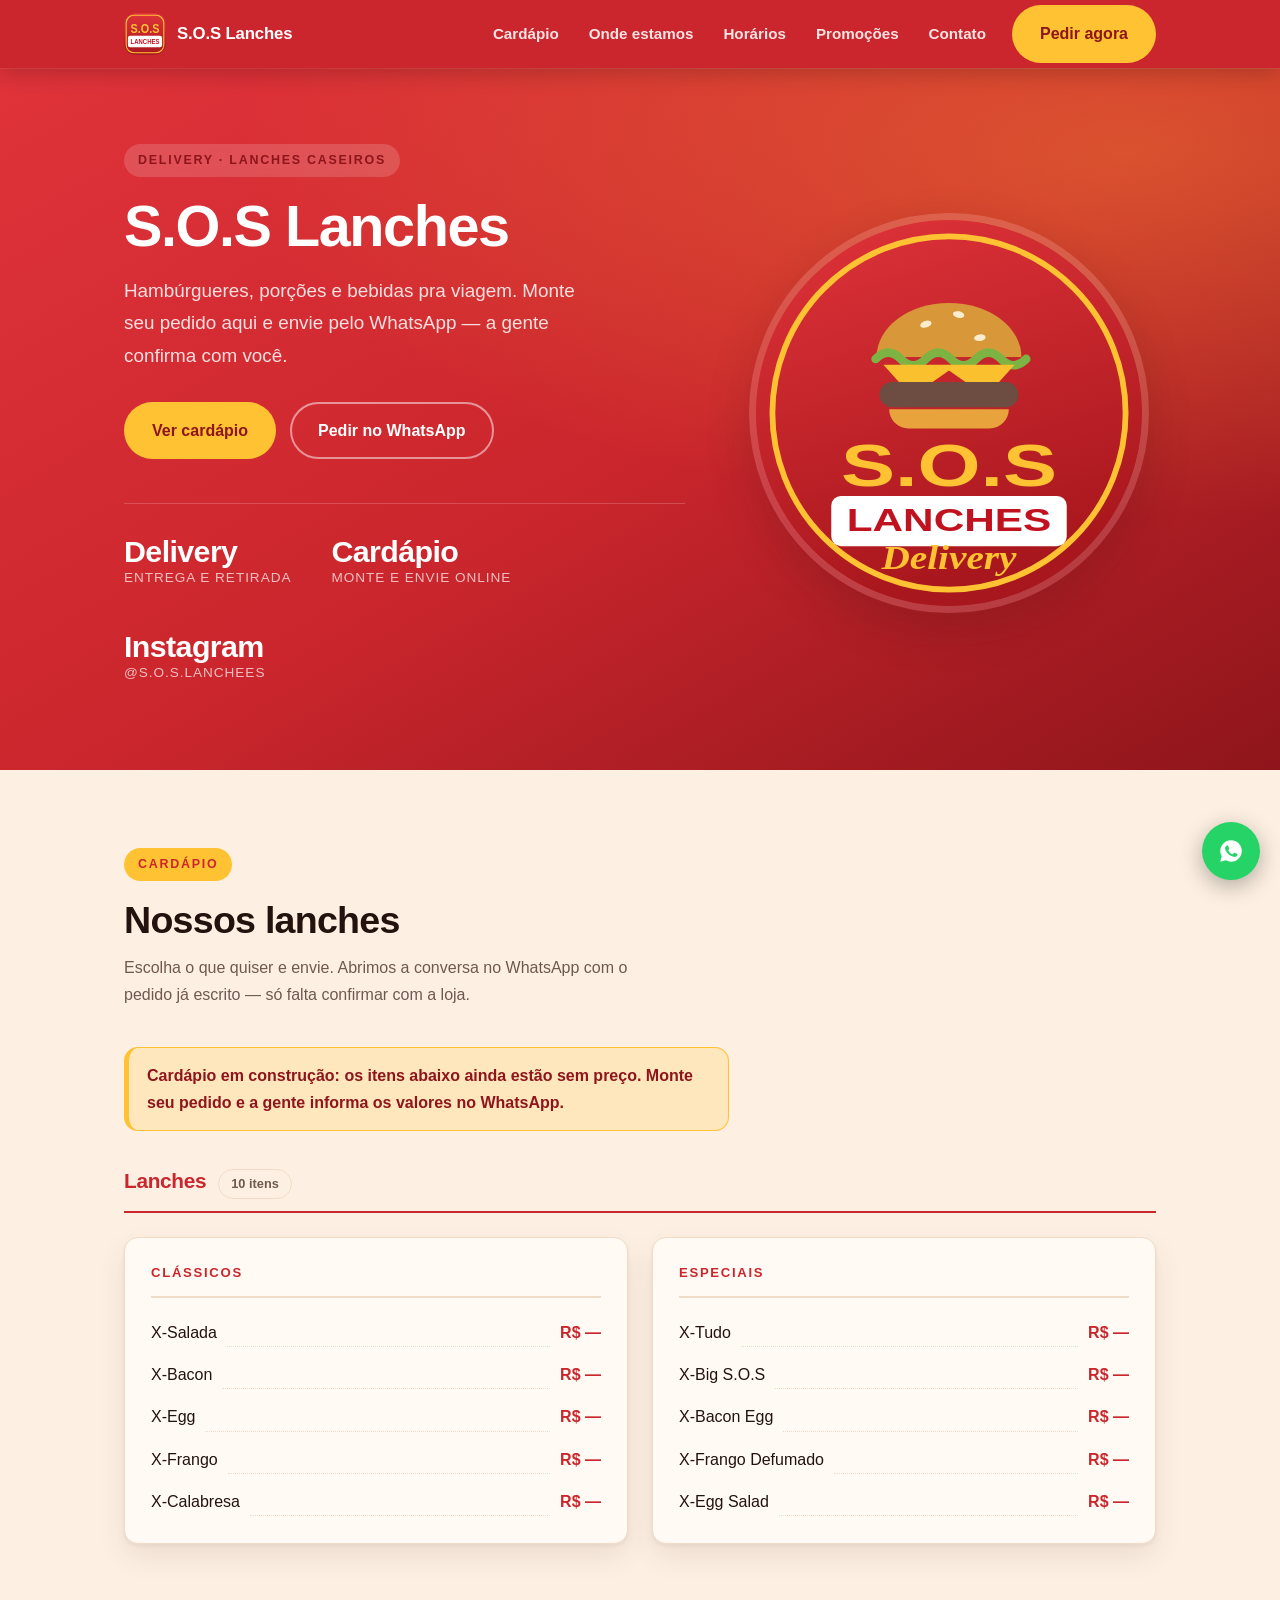
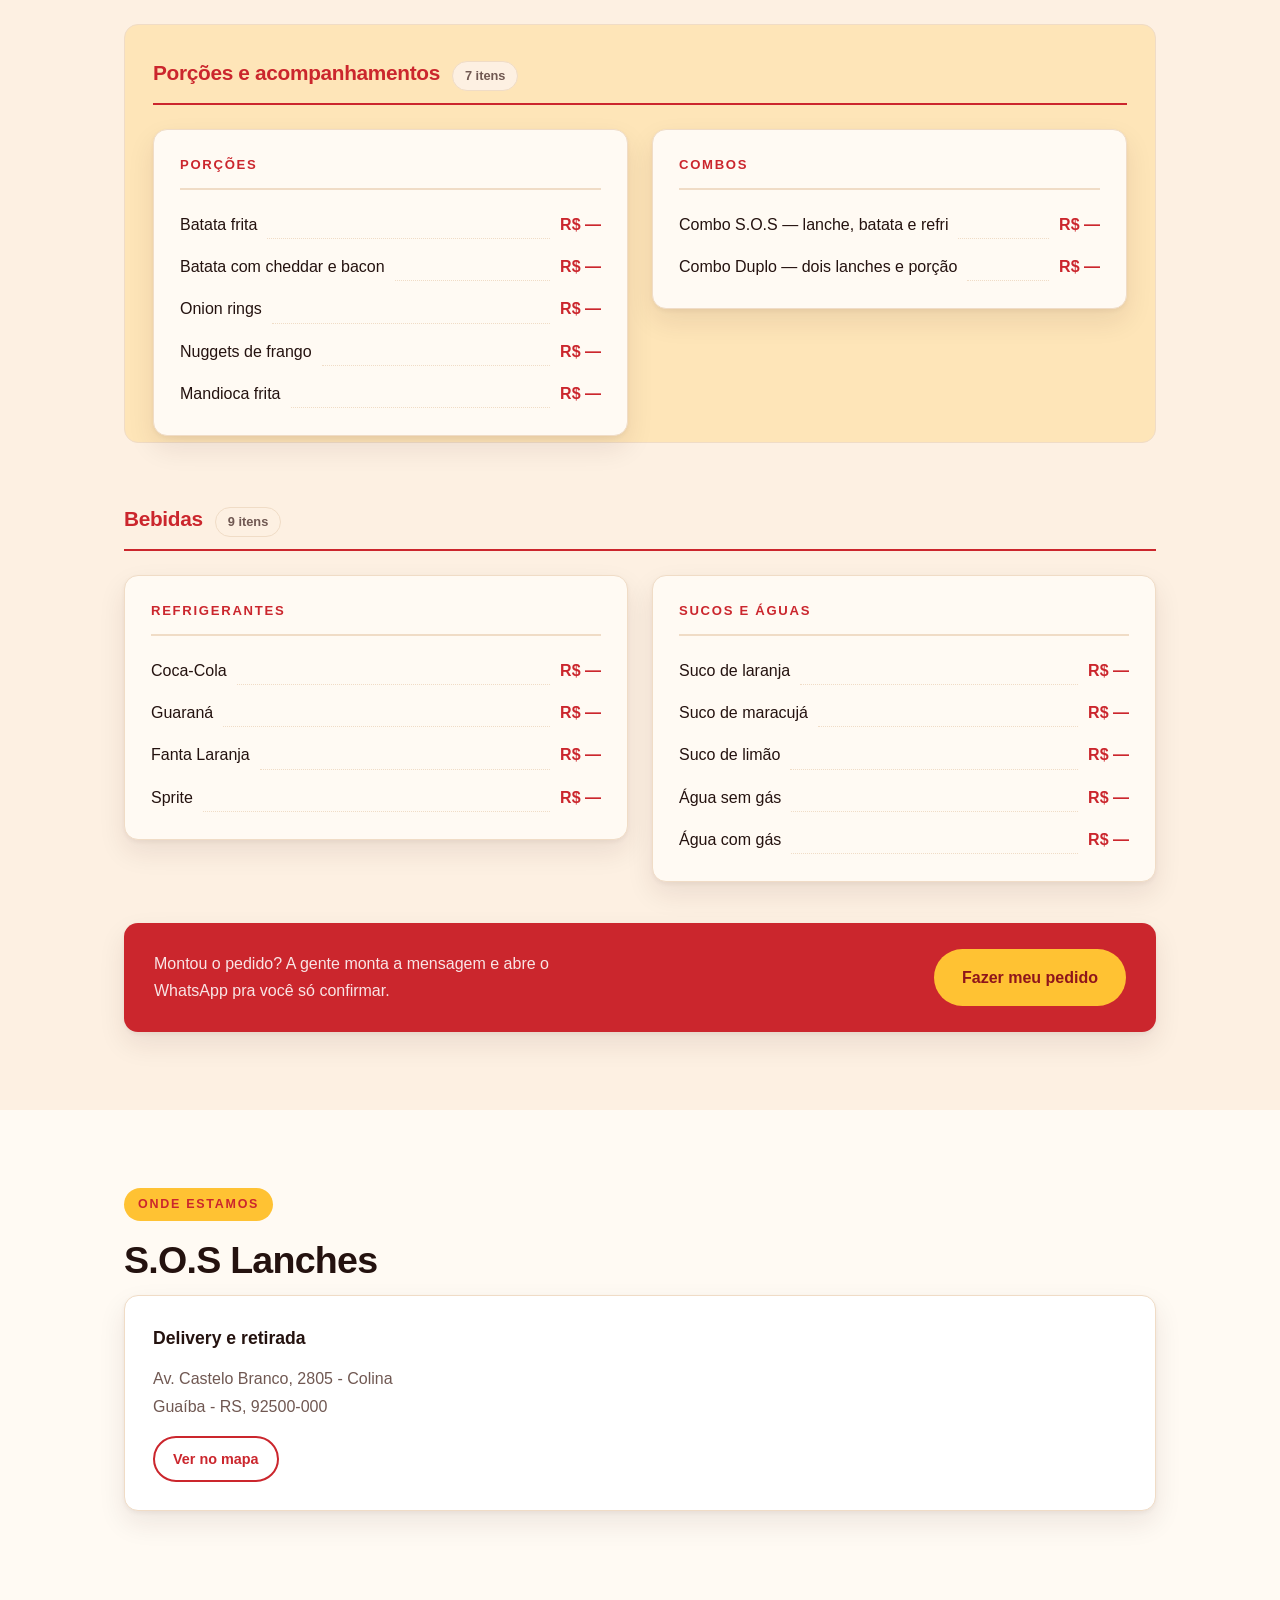
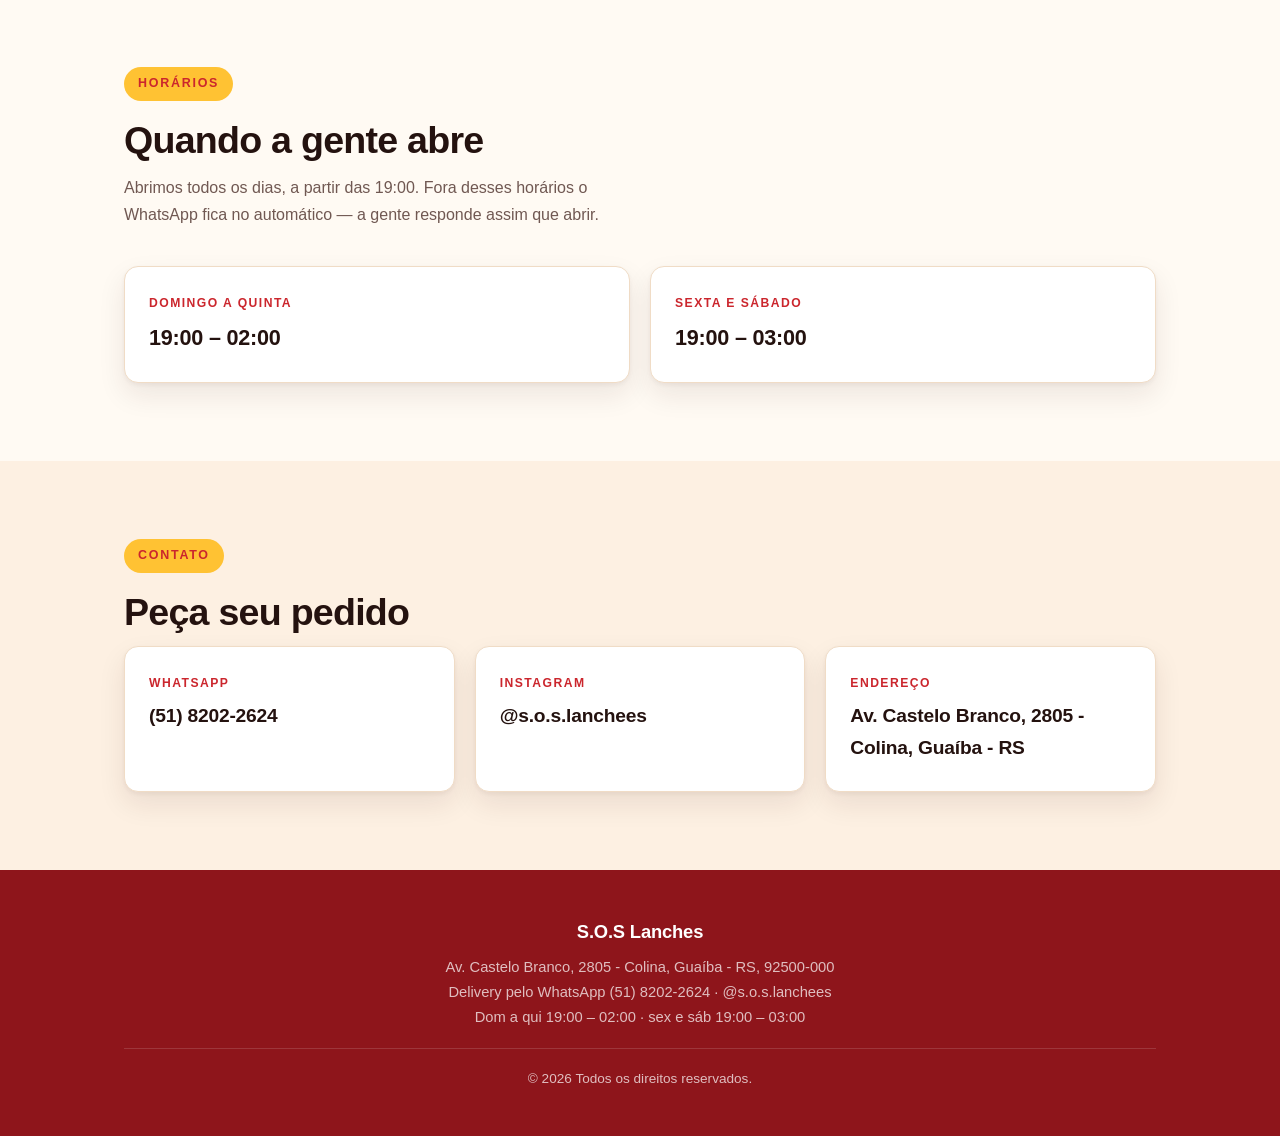
<file: index.html>
<!DOCTYPE html>
<html lang="pt-BR">

<head>
    <meta charset="UTF-8">
    <meta name="viewport" content="width=device-width, initial-scale=1.0">
    <title>S.O.S Lanches | Delivery de hambúrgueres e porções em Guaíba - RS</title>
    <meta name="description" content="S.O.S Lanches: hambúrgueres, porções e bebidas com entrega. Peça pelo WhatsApp (51) 8202-2624. Av. Castelo Branco, 2805 - Colina, Guaíba - RS, 92500-000.">
    <meta name="theme-color" content="#cb262d">
    <link rel="stylesheet" href="styles.css">
</head>

<body>
    <a class="pular-para-conteudo" href="#conteudo">Pular para o conteúdo</a>

    <header class="topo">
        <div class="container topo-conteudo">
            <a href="#inicio" class="marca">
                <img class="marca-logo" src="images/sos-logo.svg" alt="">
                <span class="marca-nome">S.O.S Lanches</span>
            </a>

            <button class="menu-botao" aria-expanded="false" aria-controls="menu-principal">
                <span class="visualmente-oculto">Abrir menu</span>
                <span class="menu-barra"></span>
                <span class="menu-barra"></span>
                <span class="menu-barra"></span>
            </button>

            <nav id="menu-principal" class="menu" aria-label="Navegação principal">
                <ul class="menu-l-links">
                    <li><a href="#cardapio">Cardápio</a></li>
                    <li><a href="#local">Onde estamos</a></li>
                    <li><a href="#horarios">Horários</a></li>
                    <li><a href="promocoes.html">Promoções</a></li>
                    <li><a href="#contato">Contato</a></li>
                </ul>
                <a class="botao botao-claro" href="https://wa.me/555182022624" target="_blank" rel="noopener">Pedir
                    agora</a>
            </nav>
        </div>
    </header>

    <main id="conteudo">

        <section id="inicio" class="hero">
            <div class="container hero-conteudo">
                <div class="hero-texto">
                    <p class="selo">Delivery &middot; Lanches caseiros</p>
                    <h1>S.O.S Lanches</h1>
                    <p class="hero-sub">Hambúrgueres, porções e bebidas pra viagem. Monte seu pedido aqui e
                        envie pelo WhatsApp &mdash; a gente confirma com você.</p>
                    <div class="hero-acoes">
                        <a class="botao botao-claro" href="#cardapio">Ver cardápio</a>
                        <a class="botao botao-escuro" href="https://wa.me/555182022624" target="_blank" rel="noopener">Pedir
                            no WhatsApp</a>
                    </div>
                    <ul class="hero-numeros">
                        <li><strong>Delivery</strong><span>Entrega e retirada</span></li>
                        <li><strong>Cardápio</strong><span>Monte e envie online</span></li>
                        <li><strong>Instagram</strong><span>@s.o.s.lanchees</span></li>
                    </ul>
                </div>
                <div class="hero-imagem">
                    <img src="images/sos-hero.svg" alt="S.O.S Lanches — hambúrgueres e porções para delivery">
                </div>
            </div>
        </section>

        <section id="cardapio" class="secao secao-menu">
            <div class="container">
                <p class="selo">Cardápio</p>
                <h2>Nossos lanches</h2>
                <p class="secao-lead">Escolha o que quiser e envie. Abrimos a conversa no WhatsApp com o pedido já
                    escrito — só falta confirmar com a loja.</p>

                <p class="aviso-cardapio">Cardápio em construção: os itens abaixo ainda estão sem preço. Monte seu
                    pedido e a gente informa os valores no WhatsApp.</p>

                <div class="menu-bloco">
                    <div class="menu-bloco-cabecalho">
                        <h3>Lanches</h3>
                        <span class="menu-bloco-qtd">10 itens</span>
                    </div>

                    <div class="menu-grade">
                        <div class="menu-cartao">
                            <h4>Clássicos</h4>
                            <ul class="menu-itens">
                                <li><span class="item-nome">X-Salada</span><span class="item-preco">R$ &mdash;</span></li>
                                <li><span class="item-nome">X-Bacon</span><span class="item-preco">R$ &mdash;</span></li>
                                <li><span class="item-nome">X-Egg</span><span class="item-preco">R$ &mdash;</span></li>
                                <li><span class="item-nome">X-Frango</span><span class="item-preco">R$ &mdash;</span></li>
                                <li><span class="item-nome">X-Calabresa</span><span class="item-preco">R$ &mdash;</span></li>
                            </ul>
                        </div>

                        <div class="menu-cartao">
                            <h4>Especiais</h4>
                            <ul class="menu-itens">
                                <li><span class="item-nome">X-Tudo</span><span class="item-preco">R$ &mdash;</span></li>
                                <li><span class="item-nome">X-Big S.O.S</span><span class="item-preco">R$ &mdash;</span></li>
                                <li><span class="item-nome">X-Bacon Egg</span><span class="item-preco">R$ &mdash;</span></li>
                                <li><span class="item-nome">X-Frango Defumado</span><span class="item-preco">R$ &mdash;</span></li>
                                <li><span class="item-nome">X-Egg Salad</span><span class="item-preco">R$ &mdash;</span></li>
                            </ul>
                        </div>
                    </div>
                </div>

                <div class="menu-bloco menu-bloco-doces">
                    <div class="menu-bloco-cabecalho">
                        <h3>Porções e acompanhamentos</h3>
                        <span class="menu-bloco-qtd">7 itens</span>
                    </div>

                    <div class="menu-grade">
                        <div class="menu-cartao">
                            <h4>Porções</h4>
                            <ul class="menu-itens">
                                <li><span class="item-nome">Batata frita</span><span class="item-preco">R$ &mdash;</span></li>
                                <li><span class="item-nome">Batata com cheddar e bacon</span><span class="item-preco">R$ &mdash;</span></li>
                                <li><span class="item-nome">Onion rings</span><span class="item-preco">R$ &mdash;</span></li>
                                <li><span class="item-nome">Nuggets de frango</span><span class="item-preco">R$ &mdash;</span></li>
                                <li><span class="item-nome">Mandioca frita</span><span class="item-preco">R$ &mdash;</span></li>
                            </ul>
                        </div>

                        <div class="menu-cartao">
                            <h4>Combos</h4>
                            <ul class="menu-itens">
                                <li><span class="item-nome">Combo S.O.S — lanche, batata e refri</span><span class="item-preco">R$ &mdash;</span></li>
                                <li><span class="item-nome">Combo Duplo — dois lanches e porção</span><span class="item-preco">R$ &mdash;</span></li>
                            </ul>
                        </div>
                    </div>
                </div>

                <div class="menu-bloco">
                    <div class="menu-bloco-cabecalho">
                        <h3>Bebidas</h3>
                        <span class="menu-bloco-qtd">9 itens</span>
                    </div>

                    <div class="menu-grade">
                        <div class="menu-cartao">
                            <h4>Refrigerantes</h4>
                            <ul class="menu-itens">
                                <li><span class="item-nome">Coca-Cola</span><span class="item-preco">R$ &mdash;</span></li>
                                <li><span class="item-nome">Guaraná</span><span class="item-preco">R$ &mdash;</span></li>
                                <li><span class="item-nome">Fanta Laranja</span><span class="item-preco">R$ &mdash;</span></li>
                                <li><span class="item-nome">Sprite</span><span class="item-preco">R$ &mdash;</span></li>
                            </ul>
                        </div>

                        <div class="menu-cartao">
                            <h4>Sucos e águas</h4>
                            <ul class="menu-itens">
                                <li><span class="item-nome">Suco de laranja</span><span class="item-preco">R$ &mdash;</span></li>
                                <li><span class="item-nome">Suco de maracujá</span><span class="item-preco">R$ &mdash;</span></li>
                                <li><span class="item-nome">Suco de limão</span><span class="item-preco">R$ &mdash;</span></li>
                                <li><span class="item-nome">Água sem gás</span><span class="item-preco">R$ &mdash;</span></li>
                                <li><span class="item-nome">Água com gás</span><span class="item-preco">R$ &mdash;</span></li>
                            </ul>
                        </div>
                    </div>
                </div>

                <div class="menu-cta">
                    <p class="menu-cta-texto">Montou o pedido? A gente monta a mensagem e abre o WhatsApp pra você
                        só confirmar.</p>
                    <a class="botao botao-claro" href="pedido.html">Fazer meu pedido</a>
                </div>
            </div>
        </section>

        <section id="local" class="secao">
            <div class="container">
                <p class="selo">Onde estamos</p>
                <h2>S.O.S Lanches</h2>
                <ul class="unidades">
                    <li class="unidade">
                        <h3>Delivery e retirada</h3>
                        <p>Av. Castelo Branco, 2805 - Colina<br>Guaíba - RS, 92500-000</p>
                        <a class="botao botao-pequeno"
                            href="https://www.google.com/maps/search/?api=1&amp;query=Av.+Castelo+Branco,+2805+-+Colina,+Gua%C3%ADba+-+RS,+92500-000"
                            target="_blank" rel="noopener">Ver no mapa</a>
                    </li>
                </ul>
            </div>
        </section>

        <section id="horarios" class="secao">
            <div class="container">
                <p class="selo">Horários</p>
                <h2>Quando a gente abre</h2>
                <p class="secao-lead">Abrimos todos os dias, a partir das 19:00. Fora desses horários o WhatsApp
                    fica no automático &mdash; a gente responde assim que abrir.</p>
                <ul class="horarios">
                    <li class="horario">
                        <span class="horario-dia">Domingo a quinta</span>
                        <span class="horario-hora">19:00 &ndash; 02:00</span>
                    </li>
                    <li class="horario">
                        <span class="horario-dia">Sexta e sábado</span>
                        <span class="horario-hora">19:00 &ndash; 03:00</span>
                    </li>
                </ul>
            </div>
        </section>

        <section id="contato" class="secao secao-contato">
            <div class="container">
                <p class="selo">Contato</p>
                <h2>Peça seu pedido</h2>
                <div class="contato-grade">
                    <a class="contato-item" href="https://wa.me/555182022624" target="_blank" rel="noopener">
                        <span class="contato-rotulo">WhatsApp</span>
                        <span class="contato-valor">(51) 8202-2624</span>
                    </a>
                    <a class="contato-item" href="https://www.instagram.com/s.o.s.lanchees/" target="_blank"
                        rel="noopener">
                        <span class="contato-rotulo">Instagram</span>
                        <span class="contato-valor">@s.o.s.lanchees</span>
                    </a>
                    <a class="contato-item"
                        href="https://www.google.com/maps/search/?api=1&amp;query=Av.+Castelo+Branco,+2805+-+Colina,+Gua%C3%ADba+-+RS,+92500-000"
                        target="_blank" rel="noopener">
                        <span class="contato-rotulo">Endereço</span>
                        <span class="contato-valor">Av. Castelo Branco, 2805 - Colina, Guaíba - RS</span>
                    </a>
                </div>
            </div>
        </section>

    </main>

    <footer class="rodape">
        <div class="container rodape-conteudo">
            <p class="rodape-marca">S.O.S Lanches</p>
            <p>Av. Castelo Branco, 2805 - Colina, Guaíba - RS, 92500-000</p>
            <p>Delivery pelo WhatsApp (51) 8202-2624 &middot; @s.o.s.lanchees</p>
            <p>Dom a qui 19:00 &ndash; 02:00 &middot; sex e sáb 19:00 &ndash; 03:00</p>
            <p class="rodape-legal">&copy; 2026 Todos os direitos reservados.</p>
        </div>
    </footer>

    <a class="flutuante-whats" href="https://wa.me/555182022624" target="_blank" rel="noopener"
        aria-label="Pedir no WhatsApp (51) 8202-2624">
        <svg viewBox="0 0 24 24" width="26" height="26" aria-hidden="true" focusable="false">
            <path fill="currentColor"
                d="M12.04 2c-5.46 0-9.9 4.44-9.9 9.9 0 1.75.46 3.45 1.32 4.95L2.05 22l5.3-1.39a9.9 9.9 0 0 0 4.69 1.2h.01c5.46 0 9.9-4.44 9.9-9.9 0-2.64-1.03-5.13-2.9-7A9.82 9.82 0 0 0 12.04 2Zm5.8 14.06c-.24.68-1.4 1.3-1.94 1.35-.5.05-1 .24-3.37-.7-2.85-1.13-4.65-4.06-4.79-4.25-.14-.19-1.13-1.5-1.13-2.87 0-1.36.72-2.03.97-2.31.24-.27.53-.34.71-.34h.5c.17 0 .4-.06.62.48.24.57.8 1.96.87 2.1.07.14.12.3.02.48-.1.19-.15.3-.29.47l-.43.5c-.14.14-.29.3-.12.59.16.29.73 1.2 1.56 1.95 1.07.95 1.98 1.25 2.26 1.39.28.14.45.12.62-.07.16-.19.7-.82.89-1.1.19-.28.38-.23.63-.14.25.09 1.65.78 1.93.92.28.14.47.21.54.33.07.12.07.69-.17 1.37Z" />
        </svg>
    </a>

    <script>
        const botaoMenu = document.querySelector('.menu-botao');
        const menu = document.getElementById('menu-principal');

        botaoMenu.addEventListener('click', () => {
            const aberto = menu.classList.toggle('aberto');
            botaoMenu.setAttribute('aria-expanded', String(aberto));
        });

        // Fecha o menu ao escolher um link, senão ele cobre a seção destino
        menu.addEventListener('click', (evento) => {
            if (!evento.target.closest('a')) return;
            menu.classList.remove('aberto');
            botaoMenu.setAttribute('aria-expanded', 'false');
        });
    </script>
</body>

</html>
</file>
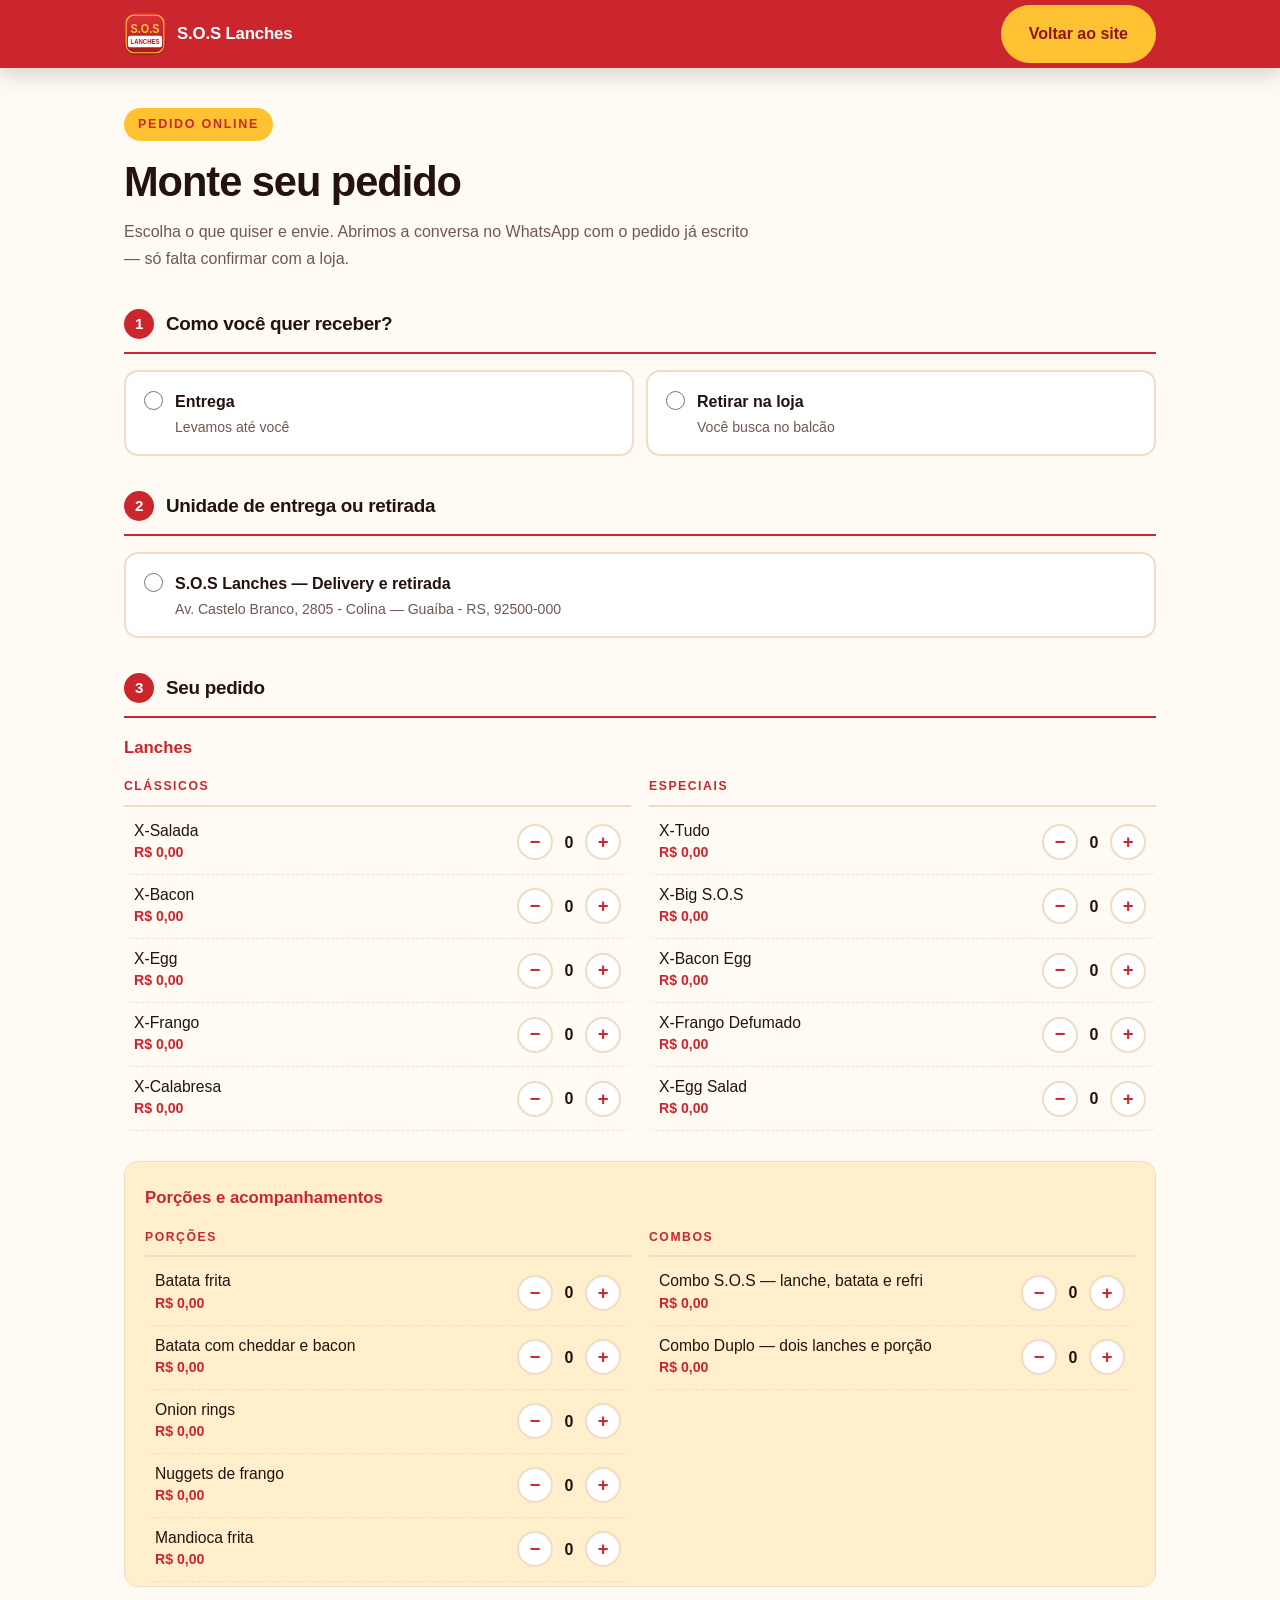
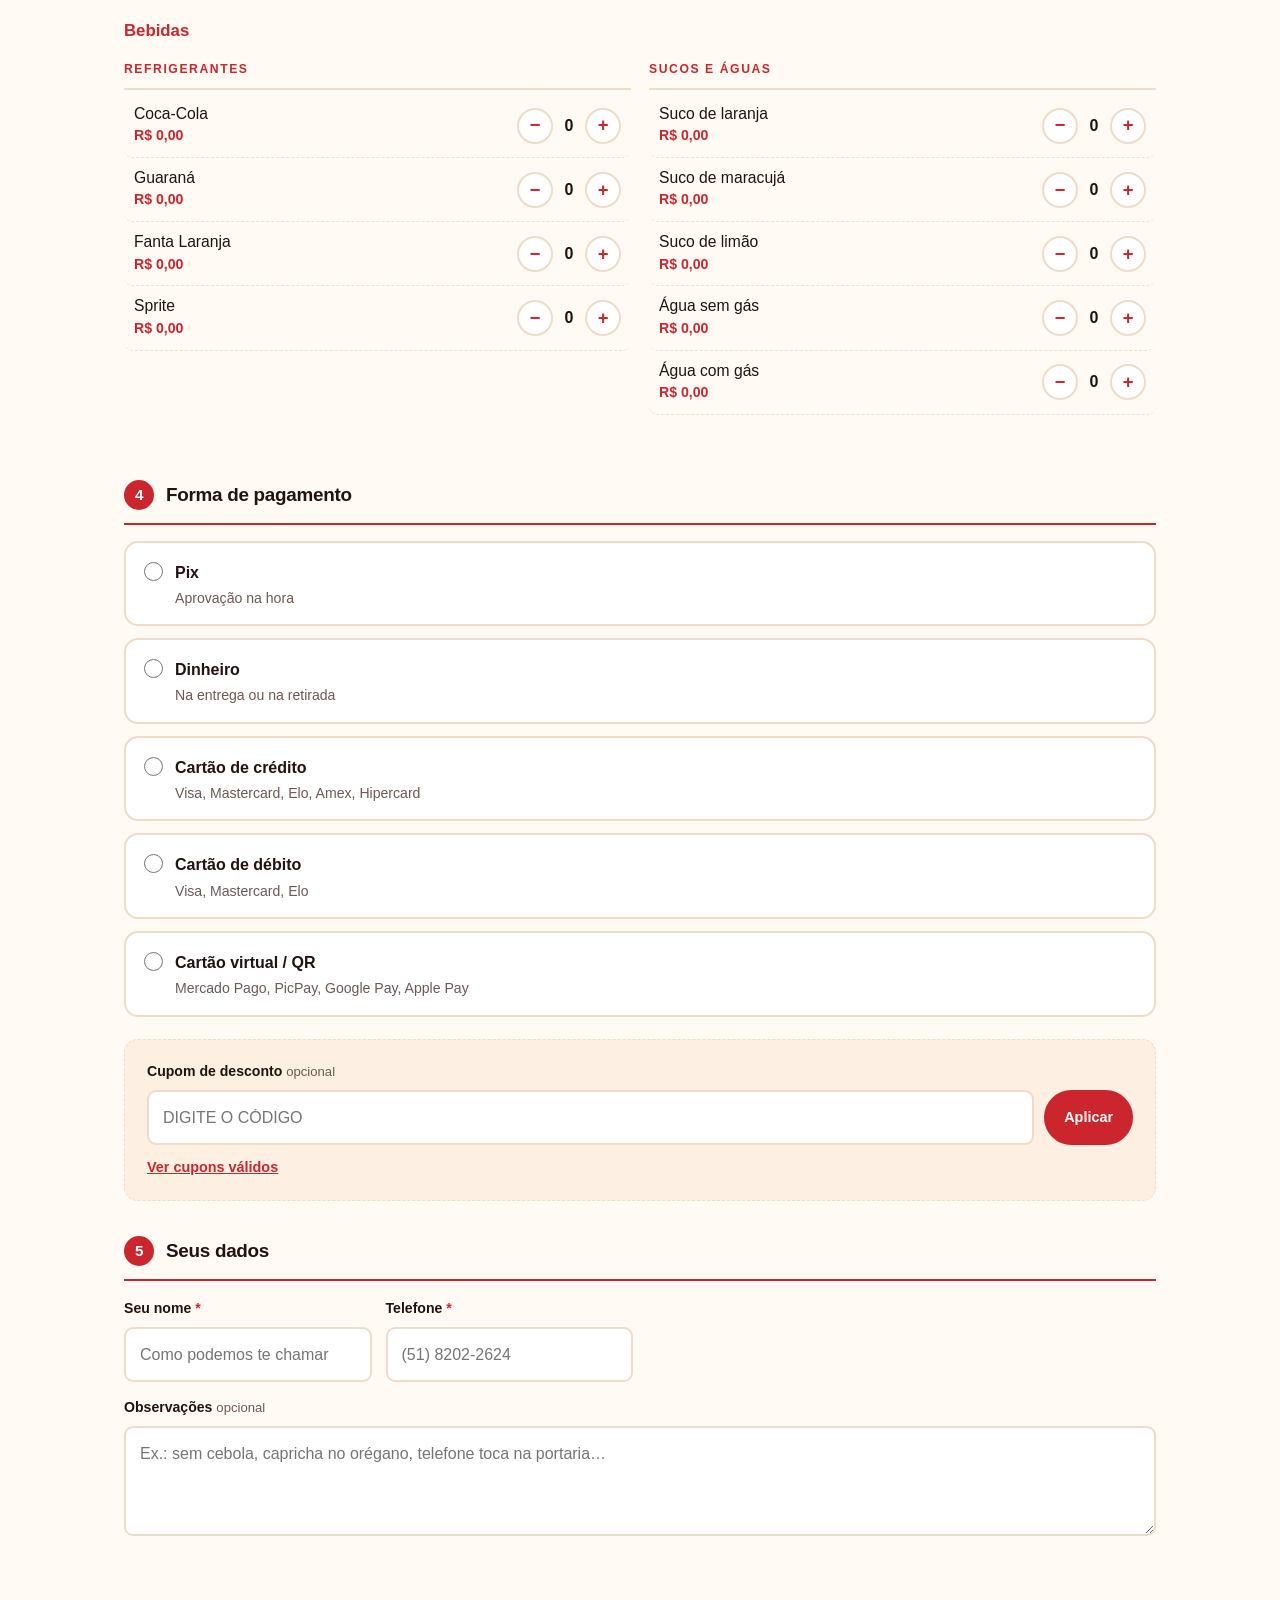
<file: pedido.html>
<!DOCTYPE html>
<html lang="pt-BR">

<head>
    <meta charset="UTF-8">
    <meta name="viewport" content="width=device-width, initial-scale=1.0">
    <title>Faça seu pedido | S.O.S Lanches</title>
    <meta name="description" content="Monte seu pedido de lanches na S.O.S Lanches, com entrega ou retirada, e envie direto pelo WhatsApp.">
    <meta name="theme-color" content="#cb262d">
    <link rel="stylesheet" href="styles.css">
</head>

<body class="pagina-pedido">

    <header class="topo">
        <div class="container topo-conteudo">
            <a href="index.html" class="marca">
                <img class="marca-logo" src="images/sos-logo.svg" alt="">
                <span class="marca-nome">S.O.S Lanches</span>
            </a>
            <nav class="pedido-menu" aria-label="Navegação principal">
                <a class="botao botao-claro" href="index.html">Voltar ao site</a>
            </nav>
        </div>
    </header>

    <main id="conteudo" class="container pedido-pagina">

        <div class="pedido-cabecalho">
            <p class="selo">Pedido online</p>
            <h1>Monte seu pedido</h1>
            <p class="pedido-intro">Escolha o que quiser e envie. Abrimos a conversa no WhatsApp com o pedido já
                escrito — só falta confirmar com a loja.</p>
        </div>

        <form id="form-pedido" novalidate>

            <!-- 1. Modalidade -->
            <fieldset class="etapa">
                <legend class="etapa-titulo">
                    <span class="etapa-num">1</span>
                    <span>Como você quer receber?</span>
                </legend>

                <div class="opcoes" id="opcoes-modalidade">
                    <label class="opcao">
                        <input type="radio" name="modalidade" value="entrega" required>
                        <span class="opcao-corpo">
                            <span class="opcao-nome">Entrega</span>
                            <span class="opcao-detalhe">Levamos até você</span>
                        </span>
                    </label>
                    <label class="opcao">
                        <input type="radio" name="modalidade" value="retirada" required>
                        <span class="opcao-corpo">
                            <span class="opcao-nome">Retirar na loja</span>
                            <span class="opcao-detalhe">Você busca no balcão</span>
                        </span>
                    </label>
                </div>
            </fieldset>

            <!-- 2. Unidade -->
            <fieldset class="etapa">
                <legend class="etapa-titulo">
                    <span class="etapa-num">2</span>
                    <span>Unidade de entrega ou retirada</span>
                </legend>
                <div class="opcoes opcoes-coluna" id="opcoes-unidade"></div>
            </fieldset>

            <!-- 3. Endereço -->
            <fieldset class="etapa etapa-oculta" id="etapa-endereco" hidden>
                <legend class="etapa-titulo">
                    <span class="etapa-num">3</span>
                    <span>Endereço de entrega</span>
                </legend>

                <div class="campos">
                    <label class="campo">
                        <span class="campo-rotulo">Endereço <span class="obrigatorio">*</span></span>
                        <input type="text" name="endereco" autocomplete="street-address"
                            placeholder="Rua, número, complemento">
                    </label>
                    <label class="campo">
                        <span class="campo-rotulo">Bairro <span class="obrigatorio">*</span></span>
                        <input type="text" name="bairro" placeholder="Bairro">
                    </label>
                    <label class="campo">
                        <span class="campo-rotulo">Cidade <span class="obrigatorio">*</span></span>
                        <input type="text" name="cidade" autocomplete="address-level2" placeholder="Cidade">
                    </label>
                    <label class="campo">
                        <span class="campo-rotulo">Referência <span class="campo-opcional">opcional</span></span>
                        <input type="text" name="referencia" placeholder="Próximo de, portão, cor da casa…">
                    </label>
                </div>
            </fieldset>

            <!-- 4. Itens -->
            <fieldset class="etapa">
                <legend class="etapa-titulo">
                    <span class="etapa-num" id="num-itens">4</span>
                    <span>Seu pedido</span>
                </legend>

                <!-- As seções são geradas a partir das chaves de cardapio em dados-menu.js -->
                <div id="lista-menu"></div>
            </fieldset>

            <!-- 5. Pagamento -->
            <fieldset class="etapa">
                <legend class="etapa-titulo">
                    <span class="etapa-num">5</span>
                    <span>Forma de pagamento</span>
                </legend>
                <div class="opcoes opcoes-coluna" id="opcoes-pagamento"></div>
                <p class="nota-pagamento" id="nota-pagamento" hidden></p>

                <div class="cupom">
                    <label class="campo">
                        <span class="campo-rotulo">Cupom de desconto <span class="campo-opcional">opcional</span></span>
                        <span class="cupom-linha">
                            <input type="text" id="cupom-codigo" placeholder="Digite o código"
                                autocomplete="off" autocapitalize="characters" spellcheck="false">
                            <button type="button" class="botao botao-pequeno" id="cupom-aplicar">Aplicar</button>
                        </span>
                    </label>
                    <p class="cupom-feedback" id="cupom-feedback" role="status" hidden></p>
                    <a class="cupom-ver" href="promocoes.html">Ver cupons válidos</a>
                </div>
            </fieldset>

            <!-- 6. Dados -->
            <fieldset class="etapa">
                <legend class="etapa-titulo">
                    <span class="etapa-num">6</span>
                    <span>Seus dados</span>
                </legend>

                <div class="campos">
                    <label class="campo">
                        <span class="campo-rotulo">Seu nome <span class="obrigatorio">*</span></span>
                        <input type="text" name="nome" autocomplete="name" placeholder="Como podemos te chamar">
                    </label>
                    <label class="campo">
                        <span class="campo-rotulo">Telefone <span class="obrigatorio">*</span></span>
                        <input type="tel" name="telefone" autocomplete="tel" inputmode="tel"
                            placeholder="(51) 8202-2624">
                    </label>
                    <label class="campo campo-largo">
                        <span class="campo-rotulo">Observações <span class="campo-opcional">opcional</span></span>
                        <textarea name="observacoes" rows="3"
                            placeholder="Ex.: sem cebola, capricha no orégano, telefone toca na portaria…"></textarea>
                    </label>
                </div>
            </fieldset>

        </form>
    </main>

    <!-- Resumo fixo -->
    <div class="barra-pedido" id="barra-pedido" hidden>
        <div class="barra-conteudo">
            <div class="barra-resumo">
                <span class="barra-qtd" id="barra-qtd">0 itens</span>
                <span class="barra-desconto" id="barra-desconto" hidden></span>
                <strong class="barra-total" id="barra-total">R$ 0,00</strong>
            </div>
            <button type="button" class="botao botao-enviar" id="botao-enviar">
                Enviar pelo WhatsApp
            </button>
        </div>
    </div>

    <p class="pedido-erro" id="pedido-erro" role="alert" hidden></p>
    <p class="pedido-aviso" id="pedido-aviso" role="status" hidden></p>
    <div class="pedido-enviado" id="pedido-enviado" hidden>
        <div class="container pedido-enviado-conteudo">
            <h2>Pedido pronto!</h2>
            <p>A conversa do WhatsApp foi aberta com o seu pedido já escrito. É só revisar e tocar em enviar.</p>
            <p class="pedido-enviado-aviso" id="pedido-enviado-aviso" hidden>
                Se o WhatsApp não abriu, use o botão abaixo.
            </p>
            <div class="pedido-enviado-acoes">
                <a class="botao" id="pedido-link" href="#" target="_blank" rel="noopener">Abrir no WhatsApp</a>
                <button type="button" class="botao botao-pequeno" id="pedido-limpar">Começar outro pedido</button>
            </div>
        </div>
    </div>

    <script src="dados-menu.js"></script>
    <script src="pedido.js"></script>
</body>

</html>
</file>
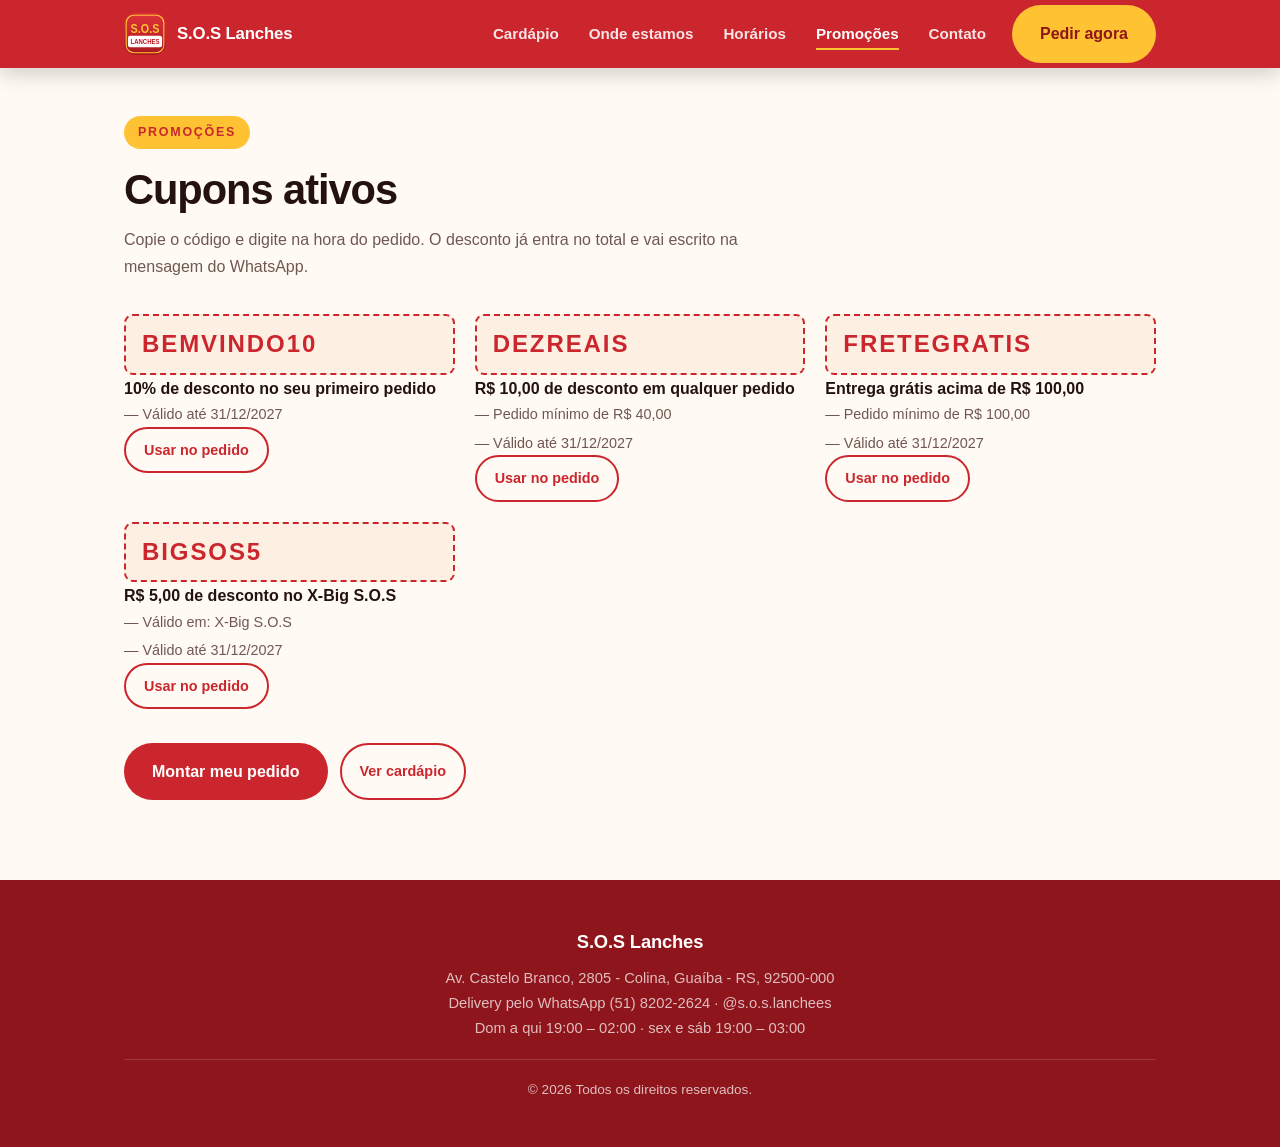
<file: promocoes.html>
<!DOCTYPE html>
<html lang="pt-BR">

<head>
    <meta charset="UTF-8">
    <meta name="viewport" content="width=device-width, initial-scale=1.0">
    <title>Promoções e cupons | S.O.S Lanches</title>
    <meta name="description" content="Cupons de desconto e promoções ativos da S.O.S Lanches, delivery de lanches em Guaíba - RS.">
    <meta name="theme-color" content="#cb262d">
    <link rel="stylesheet" href="styles.css">
</head>

<body>

    <header class="topo">
        <div class="container topo-conteudo">
            <a href="index.html" class="marca">
                <img class="marca-logo" src="images/sos-logo.svg" alt="">
                <span class="marca-nome">S.O.S Lanches</span>
            </a>

            <button class="menu-botao" aria-expanded="false" aria-controls="menu-principal">
                <span class="visualmente-oculto">Abrir menu</span>
                <span class="menu-barra"></span>
                <span class="menu-barra"></span>
                <span class="menu-barra"></span>
            </button>

            <nav id="menu-principal" class="menu" aria-label="Navegação principal">
                <ul class="menu-l-links">
                    <li><a href="index.html#cardapio">Cardápio</a></li>
                    <li><a href="index.html#local">Onde estamos</a></li>
                    <li><a href="index.html#horarios">Horários</a></li>
                    <li><a href="promocoes.html" aria-current="page">Promoções</a></li>
                    <li><a href="index.html#contato">Contato</a></li>
                </ul>
                <a class="botao botao-claro" href="pedido.html">Pedir agora</a>
            </nav>
        </div>
    </header>

    <main id="conteudo" class="container pagina-interna">

        <div class="cabecalho-interno">
            <p class="selo">Promoções</p>
            <h1>Cupons ativos</h1>
            <p class="interno-lead">Copie o código e digite na hora do pedido. O desconto já entra no total e vai
                escrito na mensagem do WhatsApp.</p>
        </div>

        <div class="cupons-lista" id="cupons-lista"></div>

        <div class="vazio" id="cupons-vazio" hidden>
            <p>Não há cupom ativo no momento.</p>
            <a class="botao" href="pedido.html">Fazer pedido sem cupom</a>
        </div>

        <div class="pagina-interna-cta">
            <a class="botao" href="pedido.html">Montar meu pedido</a>
            <a class="botao botao-pequeno" href="index.html#cardapio">Ver cardápio</a>
        </div>
    </main>

    <footer class="rodape">
        <div class="container rodape-conteudo">
            <p class="rodape-marca">S.O.S Lanches</p>
            <p>Av. Castelo Branco, 2805 - Colina, Guaíba - RS, 92500-000</p>
            <p>Delivery pelo WhatsApp (51) 8202-2624 &middot; @s.o.s.lanchees</p>
            <p>Dom a qui 19:00 &ndash; 02:00 &middot; sex e sáb 19:00 &ndash; 03:00</p>
            <p class="rodape-legal">&copy; 2026 Todos os direitos reservados.</p>
        </div>
    </footer>

    <script src="dados-menu.js"></script>
    <script>
        (function () {
            'use strict';
            const P = window.SOS;
            const lista = document.getElementById('cupons-lista');
            const vazio = document.getElementById('cupons-vazio');

            const hoje = new Date();
            hoje.setHours(0, 0, 0, 0);

            function vigente(c) {
                if (c.ativo === false) return false;
                if (c.validoAte && new Date(c.validoAte + 'T00:00:00') < hoje) return false;
                return true;
            }

            const validos = (P.cupons || []).filter(vigente);

            if (!validos.length) {
                vazio.hidden = false;
            } else {
                validos.forEach((c) => {
                    const card = document.createElement('article');

                    const codigo = document.createElement('p');
                    codigo.className = 'cupom-cartao-codigo';
                    codigo.textContent = c.codigo;

                    const desc = document.createElement('p');
                    desc.className = 'cupom-cartao-desc';
                    desc.textContent = c.descricao;
                    // só o que a descrição não já diz
                    const regras = [];
                    if (c.tipo === 'item' && c.alvo) {
                        regras.push('Válido em: ' + c.alvo);
                    }
                    if (c.minimo) {
                        regras.push('Pedido mínimo de R$ ' + (c.minimo / 100).toFixed(2).replace('.', ','));
                    }
                    if (c.validoAte) {
                        regras.push('Válido até ' + c.validoAte.split('-').reverse().join('/'));
                    }

                    const listaRegras = document.createElement('ul');
                    listaRegras.className = 'cupom-cartao-regras';
                    regras.forEach((r) => {
                        const li = document.createElement('li');
                        li.textContent = r;
                        listaRegras.appendChild(li);
                    });

                    const usar = document.createElement('a');
                    usar.className = 'botao botao-pequeno';
                    usar.href = 'pedido.html';
                    usar.textContent = 'Usar no pedido';

                    card.append(codigo, desc, listaRegras, usar);
                    lista.appendChild(card);
                });
            }

            // mesmo menu recolhível da página inicial
            const botao = document.querySelector('.menu-botao');
            const menu = document.getElementById('menu-principal');
            botao.addEventListener('click', () => {
                const aberto = menu.classList.toggle('aberto');
                botao.setAttribute('aria-expanded', String(aberto));
            });
            menu.addEventListener('click', (e) => {
                if (!e.target.closest('a')) return;
                menu.classList.remove('aberto');
                botao.setAttribute('aria-expanded', 'false');
            });
        })();
    </script>
</body>

</html>
</file>
<file: styles.css>
/* =========================================================
   S.O.S Lanches — sistema visual
   Tokens → base → layout → componentes → responsivo
   ========================================================= */

/* ---------- 1. Tokens ---------- */
:root {
    --marca: #cb262d;
    --marca-clara: #e0333a;
    --marca-escura: #8e151b;
    --creme: #fffaf3;
    --creme-escuro: #fdf0e2;
    --dourado: #ffc233;
    --dourado-rgb: 255, 194, 51;
    --texto: #24120f;
    --texto-suave: #705852;
    --borda: #f0dcc6;

    --raio: 14px;
    --raio-pequeno: 9px;
    --sombra: 0 2px 4px rgba(58, 20, 18, .05), 0 12px 28px rgba(58, 20, 18, .09);
    --sombra-alta: 0 18px 45px rgba(58, 20, 18, .20);
    --largura: 1080px;
    --altura-topo: 68px;
    --transicao: 180ms ease;
}

/* ---------- 2. Base ---------- */
*,
*::before,
*::after {
    box-sizing: border-box;
}

* {
    margin: 0;
    padding: 0;
}

html {
    scroll-behavior: smooth;
    scroll-padding-top: calc(var(--altura-topo) + 12px);
}

body {
    font-family: apple-system, BlinkMacSystemFont, 'Segoe UI', Roboto, Oxygen, Ubuntu, Cantarell, 'Open Sans',
        'Helvetica Neue', sans-serif;
    font-size: 1rem;
    line-height: 1.7;
    color: var(--texto);
    background: var(--creme);
    -webkit-font-smoothing: antialiased;
}

img {
    max-width: 100%;
    height: auto;
    display: block;
}

a {
    color: inherit;
}

ul {
    list-style: none;
}

/* Qualquer regra de display no autor vence o [hidden] do navegador.
   Sem isto, um `display: flex` num elemento com hidden o deixa visível. */
[hidden] {
    display: none !important;
}

:focus-visible {
    outline: 3px solid var(--marca);
    outline-offset: 3px;
    border-radius: 4px;
}

.visualmente-oculto {
    position: absolute;
    width: 1px;
    height: 1px;
    overflow: hidden;
    clip: rect(0 0 0 0);
    clip-path: inset(50%);
    white-space: nowrap;
}

.pular-para-conteudo {
    position: absolute;
    left: 50%;
    top: 0;
    transform: translate(-50%, -120%);
    z-index: 200;
    background: var(--marca);
    color: #fff;
    padding: 12px 22px;
    border-radius: 0 0 var(--raio-pequeno) var(--raio-pequeno);
    text-decoration: none;
    font-weight: 700;
    transition: transform var(--transicao);
}

.pular-para-conteudo:focus {
    transform: translate(-50%, 0);
}

.container {
    width: 100%;
    max-width: var(--largura);
    margin-inline: auto;
    padding-inline: 24px;
}

/* ---------- 3. Topo ---------- */
.topo {
    position: sticky;
    top: 0;
    z-index: 100;
    background: var(--marca);
    box-shadow: 0 1px 0 rgba(255, 255, 255, .08), 0 6px 20px rgba(0, 0, 0, .18);
}

.topo-conteudo {
    display: flex;
    align-items: center;
    justify-content: space-between;
    gap: 16px;
    min-height: var(--altura-topo);
}

.marca {
    display: flex;
    align-items: center;
    gap: 11px;
    text-decoration: none;
    color: #fff;
    font-weight: 700;
    letter-spacing: -.01em;
    min-width: 0;
}

.marca-logo {
    width: 42px;
    height: 42px;
    border-radius: 12px;
    flex-shrink: 0;
}

.marca-nome {
    font-size: 1.05rem;
    white-space: nowrap;
}

.menu-l-links {
    display: flex;
    align-items: center;
    gap: 30px;
}

.menu-l-links a {
    color: rgba(255, 255, 255, .88);
    text-decoration: none;
    font-size: .95rem;
    font-weight: 600;
    padding: 6px 0;
    border-bottom: 2px solid transparent;
    transition: color var(--transicao), border-color var(--transicao);
}

.menu-l-links a:hover {
    color: #fff;
    border-bottom-color: var(--dourado);
}

.menu {
    display: flex;
    align-items: center;
    gap: 26px;
}

.menu-botao {
    display: none;
    flex-direction: column;
    justify-content: center;
    gap: 5px;
    width: 44px;
    height: 44px;
    padding: 0 10px;
    background: transparent;
    border: 0;
    cursor: pointer;
}

.menu-barra {
    display: block;
    height: 2px;
    width: 100%;
    background: #fff;
    border-radius: 2px;
    transition: transform var(--transicao), opacity var(--transicao);
}

.menu-botao[aria-expanded="true"] .menu-barra:nth-of-type(1) {
    transform: translateY(7px) rotate(45deg);
}

.menu-botao[aria-expanded="true"] .menu-barra:nth-of-type(2) {
    opacity: 0;
}

.menu-botao[aria-expanded="true"] .menu-barra:nth-of-type(3) {
    transform: translateY(-7px) rotate(-45deg);
}

/* ---------- 4. Botões ---------- */
.botao {
    display: inline-flex;
    align-items: center;
    justify-content: center;
    gap: 8px;
    padding: 13px 26px;
    border-radius: 999px;
    background: var(--marca);
    color: #fff;
    font: inherit;
    font-weight: 700;
    text-decoration: none;
    white-space: nowrap;
    border: 2px solid transparent;
    transition: background var(--transicao), transform var(--transicao), box-shadow var(--transicao);
}

.botao:hover {
    background: var(--marca-escura);
    transform: translateY(-2px);
    box-shadow: var(--sombra);
}

.botao:active {
    transform: translateY(0);
}

.botao-claro {
    background: var(--dourado);
    color: var(--marca-escura);
}

.botao-claro:hover {
    background: #fff;
}

.botao-escuro {
    background: transparent;
    border-color: rgba(255, 255, 255, .5);
}

.botao-escuro:hover {
    background: rgba(255, 255, 255, .12);
    border-color: #fff;
}

.botao-pequeno {
    padding: 9px 18px;
    font-size: .9rem;
    background: transparent;
    color: var(--marca);
    border-color: var(--marca);
}

.botao-pequeno:hover {
    background: var(--marca);
    color: #fff;
}

/* ---------- 5. Hero ---------- */
.hero {
    background:
        radial-gradient(120% 90% at 88% 12%, rgba(var(--dourado-rgb), .28) 0%, transparent 58%),
        linear-gradient(150deg, var(--marca-clara) 0%, var(--marca) 52%, var(--marca-escura) 100%);
    color: #fff;
    padding: 76px 0 88px;
    overflow: hidden;
}

.hero-conteudo {
    display: grid;
    grid-template-columns: 1.15fr .85fr;
    align-items: center;
    gap: 56px;
}

.selo {
    display: inline-block;
    font-size: .78rem;
    font-weight: 700;
    letter-spacing: .14em;
    text-transform: uppercase;
    color: var(--marca);
    background: var(--dourado);
    padding: 6px 14px;
    border-radius: 999px;
    margin-bottom: 18px;
}

.hero .selo {
    color: var(--marca-escura);
    background: rgba(255, 255, 255, .16);
    backdrop-filter: blur(4px);
}

.hero h1 {
    font-size: clamp(2.3rem, 5.4vw, 3.6rem);
    line-height: 1.08;
    letter-spacing: -.025em;
    font-weight: 800;
    margin-bottom: 18px;
}

.hero-sub {
    font-size: clamp(1.02rem, 2.2vw, 1.18rem);
    color: rgba(255, 255, 255, .85);
    max-width: 46ch;
    margin-bottom: 30px;
}

.hero-acoes {
    display: flex;
    flex-wrap: wrap;
    gap: 14px;
    margin-bottom: 44px;
}

.hero-numeros {
    display: flex;
    flex-wrap: wrap;
    gap: 40px;
    padding-top: 28px;
    border-top: 1px solid rgba(255, 255, 255, .18);
}

.hero-numeros li {
    display: flex;
    flex-direction: column;
    line-height: 1.25;
}

.hero-numeros strong {
    font-size: 1.9rem;
    font-weight: 800;
    letter-spacing: -.02em;
}

.hero-numeros span {
    font-size: .85rem;
    color: rgba(255, 255, 255, .7);
    text-transform: uppercase;
    letter-spacing: .07em;
}

.hero-imagem {
    display: flex;
    justify-content: center;
}

.hero-imagem img {
    width: min(100%, 400px);
    border-radius: 50%;
    border: 7px solid rgba(255, 255, 255, .14);
    box-shadow: var(--sombra-alta);
}

/* ---------- 6. Seções ---------- */
.secao {
    padding: 78px 0;
}

.secao h2 {
    font-size: clamp(1.7rem, 3.8vw, 2.35rem);
    line-height: 1.15;
    letter-spacing: -.02em;
    font-weight: 800;
    margin-bottom: 12px;
}

.secao-lead {
    color: var(--texto-suave);
    max-width: 58ch;
    margin-bottom: 38px;
}

.aviso-cardapio {
    background: rgba(var(--dourado-rgb), .22);
    border: 1px solid var(--dourado);
    border-left: 5px solid var(--dourado);
    border-radius: var(--raio);
    color: var(--marca-escura);
    font-weight: 600;
    max-width: 68ch;
    padding: 14px 18px;
    margin-bottom: 32px;
}

/* ---------- 7. Cardápio ---------- */
.secao-menu {
    background: var(--creme-escuro);
}

.menu-grade {
    /* Multi-coluna em vez de grid: as categorias empacotam sem buracos,
       já que vão de 3 a 13 itens. Grid deixava a "Especiais" sozinha
       ao lado de "Tradicionais" com um vão enorme. */
    columns: 2;
    column-gap: 24px;
}

/* Cada bloco tem painel próprio, senão as categorias do grupo
   seguinte se misturam no meio do anterior. */
.menu-bloco + .menu-bloco {
    margin-top: 58px;
}

.menu-bloco-doces {
    background: rgba(var(--dourado-rgb), .24);
    border: 1px solid var(--borda);
    border-radius: var(--raio);
    padding: 30px 28px 6px;
}

.menu-bloco-cabecalho {
    display: flex;
    align-items: baseline;
    flex-wrap: wrap;
    gap: 12px;
    padding-bottom: 12px;
    margin-bottom: 24px;
    border-bottom: 2px solid var(--marca);
}

.menu-bloco-cabecalho h3 {
    font-size: 1.3rem;
    font-weight: 800;
    letter-spacing: -.015em;
    color: var(--marca);
}

.menu-bloco-qtd {
    font-size: .8rem;
    font-weight: 700;
    color: var(--texto-suave);
    background: var(--creme-escuro);
    border: 1px solid var(--borda);
    border-radius: 999px;
    padding: 3px 12px;
}

.menu-cartao {
    background: var(--creme);
    border: 1px solid var(--borda);
    border-radius: var(--raio);
    padding: 24px 26px 20px;
    box-shadow: var(--sombra);
    break-inside: avoid;
    margin-bottom: 22px;
}

.menu-cartao h4 {
    font-size: .82rem;
    font-weight: 800;
    letter-spacing: .13em;
    text-transform: uppercase;
    color: var(--marca);
    padding-bottom: 12px;
    margin-bottom: 14px;
    border-bottom: 2px solid var(--borda);
}

.menu-itens li {
    display: grid;
    /* minmax(0, auto) deixa o nome encolher e quebrar em vez de
       empurrar o preço; a 3ª coluna nunca quebra. */
    grid-template-columns: minmax(0, auto) 1fr auto;
    align-items: baseline;
    column-gap: 10px;
    padding: 7px 0;
}

.item-nome {
    grid-column: 1;
}

/* Fio pontilhado entre o nome e o preço — padrão de cardápio impresso */
.menu-itens li::after {
    content: "";
    grid-column: 2;
    align-self: center;
    border-bottom: 1.5px dotted var(--borda);
}

.item-preco {
    grid-column: 3;
    white-space: nowrap; /* "R$ 35,00" nunca quebra em duas linhas */
    font-weight: 700;
    color: var(--marca);
    font-variant-numeric: tabular-nums;
}

.menu-cta {
    display: flex;
    align-items: center;
    justify-content: space-between;
    flex-wrap: wrap;
    gap: 18px;
    margin-top: 40px;
    padding: 26px 30px;
    background: var(--marca);
    color: #fff;
    border-radius: var(--raio);
    box-shadow: var(--sombra);
}

.menu-cta-texto {
    max-width: 52ch;
    color: rgba(255, 255, 255, .88);
}

/* ---------- 8. Unidades ---------- */
.unidades {
    display: grid;
    grid-template-columns: repeat(auto-fit, minmax(280px, 1fr));
    gap: 22px;
}

.unidade {
    display: flex;
    flex-direction: column;
    align-items: flex-start;
    gap: 12px;
    background: #fff;
    border: 1px solid var(--borda);
    border-radius: var(--raio);
    padding: 28px;
    box-shadow: var(--sombra);
    transition: transform var(--transicao), box-shadow var(--transicao);
}

.unidade:hover {
    transform: translateY(-4px);
    box-shadow: var(--sombra-alta);
}

.unidade h3 {
    font-size: 1.1rem;
    font-weight: 700;
}

.unidade p {
    color: var(--texto-suave);
    flex: 1;
}

.unidade .botao {
    margin-top: 4px;
}

/* ---------- 8.1 Horários ---------- */
.horarios {
    display: grid;
    grid-template-columns: repeat(auto-fit, minmax(250px, 1fr));
    gap: 20px;
}

.horario {
    display: flex;
    flex-direction: column;
    gap: 6px;
    background: #fff;
    border: 1px solid var(--borda);
    border-radius: var(--raio);
    padding: 26px 24px;
    box-shadow: var(--sombra);
}

.horario-dia {
    font-size: .76rem;
    font-weight: 700;
    letter-spacing: .12em;
    text-transform: uppercase;
    color: var(--marca);
}

.horario-hora {
    font-size: 1.35rem;
    font-weight: 800;
    letter-spacing: -.01em;
}

/* ---------- 9. Contato ---------- */
.secao-contato {
    background: var(--creme-escuro);
}

.contato-grade {
    display: grid;
    grid-template-columns: repeat(auto-fit, minmax(230px, 1fr));
    gap: 20px;
}

.contato-item {
    display: flex;
    flex-direction: column;
    gap: 6px;
    background: #fff;
    border: 1px solid var(--borda);
    border-radius: var(--raio);
    padding: 26px 24px;
    text-decoration: none;
    box-shadow: var(--sombra);
    transition: transform var(--transicao), box-shadow var(--transicao), border-color var(--transicao);
}

a.contato-item:hover {
    transform: translateY(-4px);
    border-color: var(--marca);
    box-shadow: var(--sombra-alta);
}

.contato-rotulo {
    font-size: .76rem;
    font-weight: 700;
    letter-spacing: .12em;
    text-transform: uppercase;
    color: var(--marca);
}

.contato-valor {
    font-size: 1.2rem;
    font-weight: 700;
    letter-spacing: -.01em;
}

/* ---------- 10. Rodapé ---------- */
.rodape {
    background: var(--marca-escura);
    color: rgba(255, 255, 255, .72);
    padding: 46px 0;
    text-align: center;
    font-size: .92rem;
}

.rodape-marca {
    font-size: 1.15rem;
    font-weight: 800;
    color: #fff;
    letter-spacing: -.01em;
    margin-bottom: 8px;
}

.rodape-legal {
    margin-top: 18px;
    padding-top: 18px;
    border-top: 1px solid rgba(255, 255, 255, .14);
    font-size: .85rem;
}

/* ---------- 11. Botão flutuante ---------- */
.flutuante-whats {
    position: fixed;
    right: 20px;
    bottom: 20px;
    z-index: 90;
    display: flex;
    align-items: center;
    justify-content: center;
    width: 58px;
    height: 58px;
    border-radius: 50%;
    background: #25d366;
    color: #fff;
    box-shadow: 0 6px 22px rgba(0, 0, 0, .3);
    transition: transform var(--transicao), box-shadow var(--transicao);
}

.flutuante-whats:hover {
    transform: scale(1.08);
    box-shadow: 0 10px 30px rgba(0, 0, 0, .38);
}

/* ---------- 12. Responsivo ---------- */
@media (max-width: 900px) {
    .hero-conteudo {
        grid-template-columns: 1fr;
        gap: 40px;
        text-align: center;
    }

    .hero-texto {
        display: flex;
        flex-direction: column;
        align-items: center;
    }

    .hero-sub {
        margin-inline: auto;
    }

    .hero-acoes,
    .hero-numeros {
        justify-content: center;
    }

    .hero-imagem {
        order: -1;
    }

    .hero-imagem img {
        width: min(72%, 270px);
    }

    /* O quinto link (Horários) não cabia mais na faixa acima de 760px:
       o nome da marca invadia o menu. Aqui o menu segue visível, só mais justo. */
    .menu {
        gap: 14px;
    }

    .menu-l-links {
        gap: 14px;
    }

    .menu-l-links a {
        font-size: .9rem;
        white-space: nowrap;
    }

    .menu .botao {
        padding-inline: 16px;
    }
}

@media (max-width: 760px) {
    :root {
        --altura-topo: 62px;
    }

    .container {
        padding-inline: 18px;
    }

    .marca-nome {
        font-size: .95rem;
    }

    .menu-botao {
        display: flex;
    }

    .menu {
        position: absolute;
        top: 100%;
        left: 0;
        right: 0;
        display: none;
        flex-direction: column;
        align-items: stretch;
        gap: 6px;
        padding: 16px 18px 22px;
        background: var(--marca-escura);
        box-shadow: 0 16px 30px rgba(0, 0, 0, .3);
    }

    .menu.aberto {
        display: flex;
    }

    .menu-l-links {
        flex-direction: column;
        align-items: stretch;
        gap: 2px;
    }

    .menu-l-links a {
        display: block;
        padding: 13px 4px;
        border-bottom: 1px solid rgba(255, 255, 255, .1);
        font-size: 1rem;
    }

    .menu-l-links a:hover {
        border-bottom-color: var(--dourado);
    }

    .menu .botao {
        margin-top: 12px;
    }

    .secao {
        padding: 56px 0;
    }

    .menu-grade {
        columns: 1;
    }

    .unidades,
    .contato-grade {
        grid-template-columns: 1fr;
    }

    .hero {
        padding: 52px 0 62px;
    }

    .hero-numeros {
        gap: 26px;
    }

    .hero-numeros strong {
        font-size: 1.6rem;
    }

    .flutuante-whats {
        width: 52px;
        height: 52px;
        right: 16px;
        bottom: 16px;
    }
}

@media (prefers-reduced-motion: reduce) {
    html {
        scroll-behavior: auto;
    }

    *,
    *::before,
    *::after {
        animation-duration: .01ms !important;
        transition-duration: .01ms !important;
    }

    .botao:hover,
    .unidade:hover,
    .contato-item:hover,
    .flutuante-whats:hover {
        transform: none;
    }
}

/* =========================================================
   Página de pedido
   ========================================================= */

/* espaço para a barra fixa não cobrir o último campo */
.pagina-pedido {
    padding-bottom: 110px;
}

.pedido-menu {
    display: flex;
    align-items: center;
}

.pedido-pagina {
    padding-top: 40px;
}

.pedido-cabecalho {
    max-width: 640px;
    margin-bottom: 36px;
}

.pedido-cabecalho h1 {
    font-size: clamp(1.9rem, 5vw, 2.6rem);
    line-height: 1.12;
    letter-spacing: -.025em;
    font-weight: 800;
    margin-bottom: 12px;
}

.pedido-intro {
    color: var(--texto-suave);
}

/* ---------- Etapas ---------- */
.etapa {
    border: 0;
    margin-bottom: 34px;
}

.etapa-titulo {
    display: flex;
    align-items: center;
    gap: 12px;
    width: 100%;
    font-size: 1.18rem;
    font-weight: 800;
    letter-spacing: -.015em;
    padding-bottom: 12px;
    margin-bottom: 16px;
    border-bottom: 2px solid var(--marca);
}

.etapa-num {
    display: flex;
    align-items: center;
    justify-content: center;
    width: 30px;
    height: 30px;
    flex-shrink: 0;
    border-radius: 50%;
    background: var(--marca);
    color: #fff;
    font-size: .95rem;
    font-weight: 800;
}

/* ---------- Opções (radio em formato de cartão) ---------- */
.opcoes {
    display: grid;
    grid-template-columns: repeat(auto-fit, minmax(240px, 1fr));
    gap: 12px;
}

.opcoes-coluna {
    grid-template-columns: 1fr;
}

.opcao {
    display: flex;
    align-items: flex-start;
    gap: 12px;
    background: #fff;
    border: 2px solid var(--borda);
    border-radius: var(--raio);
    padding: 16px 18px;
    cursor: pointer;
    transition: border-color var(--transicao), background var(--transicao);
}

.opcao:hover {
    border-color: var(--marca);
}

.opcao input {
    margin: 3px 0 0;
    width: 19px;
    height: 19px;
    accent-color: var(--marca);
    flex-shrink: 0;
}

.opcao:has(input:checked) {
    border-color: var(--marca);
    background: rgba(var(--dourado-rgb), .2);
}

.opcao:has(input:focus-visible) {
    outline: 3px solid var(--marca);
    outline-offset: 2px;
}

.opcao-corpo {
    display: flex;
    flex-direction: column;
    gap: 2px;
    min-width: 0;
}

.opcao-nome {
    font-weight: 700;
}

.opcao-detalhe {
    font-size: .88rem;
    color: var(--texto-suave);
    line-height: 1.45;
}

.nota-pagamento {
    margin-top: 12px;
    font-size: .9rem;
    color: var(--texto-suave);
    background: var(--creme-escuro);
    border-left: 3px solid var(--marca);
    border-radius: 0 var(--raio-pequeno) var(--raio-pequeno) 0;
    padding: 12px 16px;
}

/* ---------- Campos ---------- */
.campos {
    display: grid;
    grid-template-columns: repeat(auto-fit, minmax(230px, 1fr));
    gap: 14px;
}

.campo {
    display: flex;
    flex-direction: column;
    gap: 6px;
    min-width: 0;
}

.campo-largo {
    grid-column: 1 / -1;
}

.campo-rotulo {
    font-size: .88rem;
    font-weight: 700;
}

.obrigatorio {
    color: var(--marca);
}

.campo-opcional {
    font-weight: 400;
    color: var(--texto-suave);
    font-size: .82rem;
}

.campo input,
.campo textarea {
    font: inherit;
    color: var(--texto);
    background: #fff;
    border: 2px solid var(--borda);
    border-radius: var(--raio-pequeno);
    padding: 12px 14px;
    min-height: 48px;
    width: 100%;
    transition: border-color var(--transicao);
}

.campo textarea {
    min-height: 96px;
    resize: vertical;
}

.campo input:focus,
.campo textarea:focus {
    outline: none;
    border-color: var(--marca);
}

.campo input:user-invalid,
.campo textarea:user-invalid {
    border-color: #b3261e;
}

/* ---------- Seleção de itens ---------- */
.bloco-menu {
    margin-bottom: 30px;
}

.bloco-menu-doces {
    background: rgba(var(--dourado-rgb), .2);
    border: 1px solid var(--borda);
    border-radius: var(--raio);
    padding: 22px 20px 4px;
}

.bloco-menu-titulo {
    font-size: 1.05rem;
    font-weight: 800;
    color: var(--marca);
    margin-bottom: 14px;
}

.grade-selecao {
    display: grid;
    grid-template-columns: repeat(auto-fit, minmax(300px, 1fr));
    gap: 18px;
    align-items: start;
}

.grupo-selecao-titulo {
    font-size: .76rem;
    font-weight: 800;
    letter-spacing: .13em;
    text-transform: uppercase;
    color: var(--marca);
    padding-bottom: 8px;
    margin-bottom: 4px;
    border-bottom: 2px solid var(--borda);
}

.linha-item {
    display: flex;
    align-items: center;
    justify-content: space-between;
    gap: 12px;
    padding: 9px 10px;
    border-radius: var(--raio-pequeno);
    border-bottom: 1px dashed rgba(240, 220, 198, .9);
    transition: background var(--transicao);
}

.linha-item.linha-ativa {
    background: rgba(var(--dourado-rgb), .4);
}

.linha-info {
    display: flex;
    flex-direction: column;
    min-width: 0;
}

.linha-nome {
    font-size: .98rem;
    line-height: 1.35;
}

.linha-preco {
    font-size: .88rem;
    font-weight: 700;
    color: var(--marca);
    font-variant-numeric: tabular-nums;
}

.contador {
    display: flex;
    align-items: center;
    gap: 2px;
    flex-shrink: 0;
}

.contador-botao {
    width: 36px;
    height: 36px;
    display: flex;
    align-items: center;
    justify-content: center;
    font: inherit;
    font-size: 1.15rem;
    font-weight: 700;
    line-height: 1;
    color: var(--marca);
    background: #fff;
    border: 2px solid var(--borda);
    border-radius: 50%;
    cursor: pointer;
    transition: background var(--transicao), border-color var(--transicao);
}

.contador-botao:hover {
    background: var(--marca);
    border-color: var(--marca);
    color: #fff;
}

.contador-valor {
    min-width: 28px;
    text-align: center;
    font-weight: 800;
    font-variant-numeric: tabular-nums;
}

/* ---------- Barra fixa de resumo ---------- */
.barra-pedido {
    position: fixed;
    left: 0;
    right: 0;
    bottom: 0;
    z-index: 95;
    background: var(--marca);
    box-shadow: 0 -4px 20px rgba(0, 0, 0, .22);
    padding: 12px 0;
}

.barra-conteudo {
    width: 100%;
    max-width: var(--largura);
    margin-inline: auto;
    padding-inline: 20px;
    display: flex;
    align-items: center;
    justify-content: space-between;
    gap: 16px;
}

.barra-resumo {
    display: flex;
    flex-direction: column;
    line-height: 1.25;
    color: #fff;
    min-width: 0;
}

.barra-qtd {
    font-size: .82rem;
    color: rgba(255, 255, 255, .72);
}

.barra-total {
    font-size: 1.3rem;
    font-weight: 800;
    letter-spacing: -.02em;
    font-variant-numeric: tabular-nums;
}

.botao-enviar {
    background: var(--dourado);
    color: var(--marca-escura);
    flex-shrink: 0;
}

.botao-enviar:hover {
    background: #fff;
}

/* ---------- Aviso de erro ---------- */
.pedido-erro {
    position: fixed;
    left: 50%;
    bottom: 100px;
    transform: translateX(-50%);
    z-index: 96;
    width: min(92%, 460px);
    background: #b3261e;
    color: #fff;
    font-weight: 600;
    text-align: center;
    padding: 13px 18px;
    border-radius: var(--raio-pequeno);
    box-shadow: var(--sombra-alta);
}

.pedido-aviso {
    position: fixed;
    left: 50%;
    bottom: 100px;
    transform: translateX(-50%);
    z-index: 96;
    width: min(92%, 460px);
    background: var(--marca);
    color: #fff;
    font-weight: 600;
    text-align: center;
    padding: 13px 18px;
    border-radius: var(--raio-pequeno);
    box-shadow: var(--sombra-alta);
}

@media (max-width: 760px) {
    .pedido-pagina {
        padding-top: 26px;
    }

    .grade-selecao {
        grid-template-columns: 1fr;
    }

    .barra-conteudo {
        flex-direction: row;
        gap: 12px;
    }

    .barra-total {
        font-size: 1.15rem;
    }

    .botao-enviar {
        padding: 13px 18px;
        font-size: .95rem;
    }

    /* "Voltar ao site" precisa caber ao lado da marca sem empurrar a altura */
    .pedido-menu .botao {
        padding: 9px 15px;
        font-size: .85rem;
    }

    .marca-nome {
        font-size: .9rem;
    }
}

/* =========================================================
   Cupons
   ========================================================= */
.cupom {
    margin-top: 22px;
    padding: 20px 22px;
    background: var(--creme-escuro);
    border: 1px dashed var(--borda);
    border-radius: var(--raio);
}

.cupom-linha {
    display: flex;
    gap: 10px;
}

.cupom-linha input {
    font: inherit;
    text-transform: uppercase;
    background: #fff;
    border: 2px solid var(--borda);
    border-radius: var(--raio-pequeno);
    padding: 12px 14px;
    min-height: 48px;
    flex: 1;
    min-width: 0;
}

.cupom-linha input:focus {
    outline: none;
    border-color: var(--marca);
}

.cupom-linha .botao {
    flex-shrink: 0;
    background: var(--marca);
    color: #fff;
    border: 2px solid var(--marca);
}

.cupom-linha .botao:hover {
    background: var(--marca-escura);
    border-color: var(--marca-escura);
}

.cupom-feedback {
    margin-top: 10px;
    font-size: .92rem;
    font-weight: 600;
}

.cupom-ok {
    color: #1b6b2a;
}

.cupom-erro {
    color: #b3261e;
}

.cupom-ver {
    display: inline-block;
    margin-top: 10px;
    font-size: .9rem;
    color: var(--marca);
    font-weight: 600;
}

.cupom-ver:hover {
    text-decoration: underline;
}

.barra-desconto {
    font-size: .84rem;
    font-weight: 700;
    color: var(--dourado);
}

/* ---------- Página de promoções ---------- */
.pagina-interna {
    padding-top: 48px;
    padding-bottom: 80px;
}

.cabecalho-interno {
    max-width: 620px;
    margin-bottom: 34px;
}

.cabecalho-interno h1 {
    font-size: clamp(1.9rem, 5vw, 2.6rem);
    line-height: 1.12;
    letter-spacing: -.025em;
    font-weight: 800;
    margin-bottom: 12px;
}

.interno-lead {
    color: var(--texto-suave);
}

.cupons-lista {
    display: grid;
    grid-template-columns: repeat(auto-fit, minmax(280px, 1fr));
    gap: 20px;
}

.cupom-cartao {
    display: flex;
    flex-direction: column;
    align-items: flex-start;
    gap: 10px;
    background: #fff;
    border: 2px solid var(--borda);
    border-radius: var(--raio);
    padding: 26px 24px;
    box-shadow: var(--sombra);
}

.cupom-cartao-codigo {
    font-size: 1.5rem;
    font-weight: 800;
    letter-spacing: .08em;
    color: var(--marca);
    background: var(--creme-escuro);
    border: 2px dashed var(--marca);
    border-radius: var(--raio-pequeno);
    padding: 8px 16px;
}

.cupom-cartao-desc {
    font-weight: 600;
}

.cupom-cartao-regras {
    display: flex;
    flex-direction: column;
    gap: 4px;
    font-size: .9rem;
    color: var(--texto-suave);
    flex: 1;
}

.cupom-cartao-regras li::before {
    content: "— ";
}

.cupom-cartao .botao {
    margin-top: 4px;
}

.vazio {
    text-align: center;
    padding: 50px 20px;
    background: var(--creme-escuro);
    border-radius: var(--raio);
    color: var(--texto-suave);
}

.vazio .botao {
    margin-top: 18px;
}

.pagina-interna-cta {
    display: flex;
    flex-wrap: wrap;
    gap: 12px;
    margin-top: 34px;
}

.menu-l-links a[aria-current="page"] {
    color: #fff;
    border-bottom-color: var(--dourado);
}

/* ---------- Confirmação de envio ---------- */
.pedido-enviado {
    position: fixed;
    inset: 0;
    z-index: 120;
    display: flex;
    align-items: center;
    justify-content: center;
    background: rgba(36, 18, 15, .62);
    backdrop-filter: blur(3px);
    padding: 20px;
}

.pedido-enviado-conteudo {
    background: var(--creme);
    border-radius: var(--raio);
    box-shadow: var(--sombra-alta);
    padding: 34px 32px;
    max-width: 520px;
    text-align: center;
}

.pedido-enviado-conteudo h2 {
    font-size: 1.55rem;
    font-weight: 800;
    letter-spacing: -.02em;
    margin-bottom: 10px;
}

.pedido-enviado-conteudo p {
    color: var(--texto-suave);
}

.pedido-enviado-aviso {
    margin-top: 14px;
    padding: 12px 16px;
    background: rgba(var(--dourado-rgb), .5);
    border-radius: var(--raio-pequeno);
    color: var(--marca-escura) !important;
    font-weight: 600;
}

.pedido-enviado-acoes {
    display: flex;
    flex-wrap: wrap;
    justify-content: center;
    gap: 12px;
    margin-top: 26px;
}
</file>
